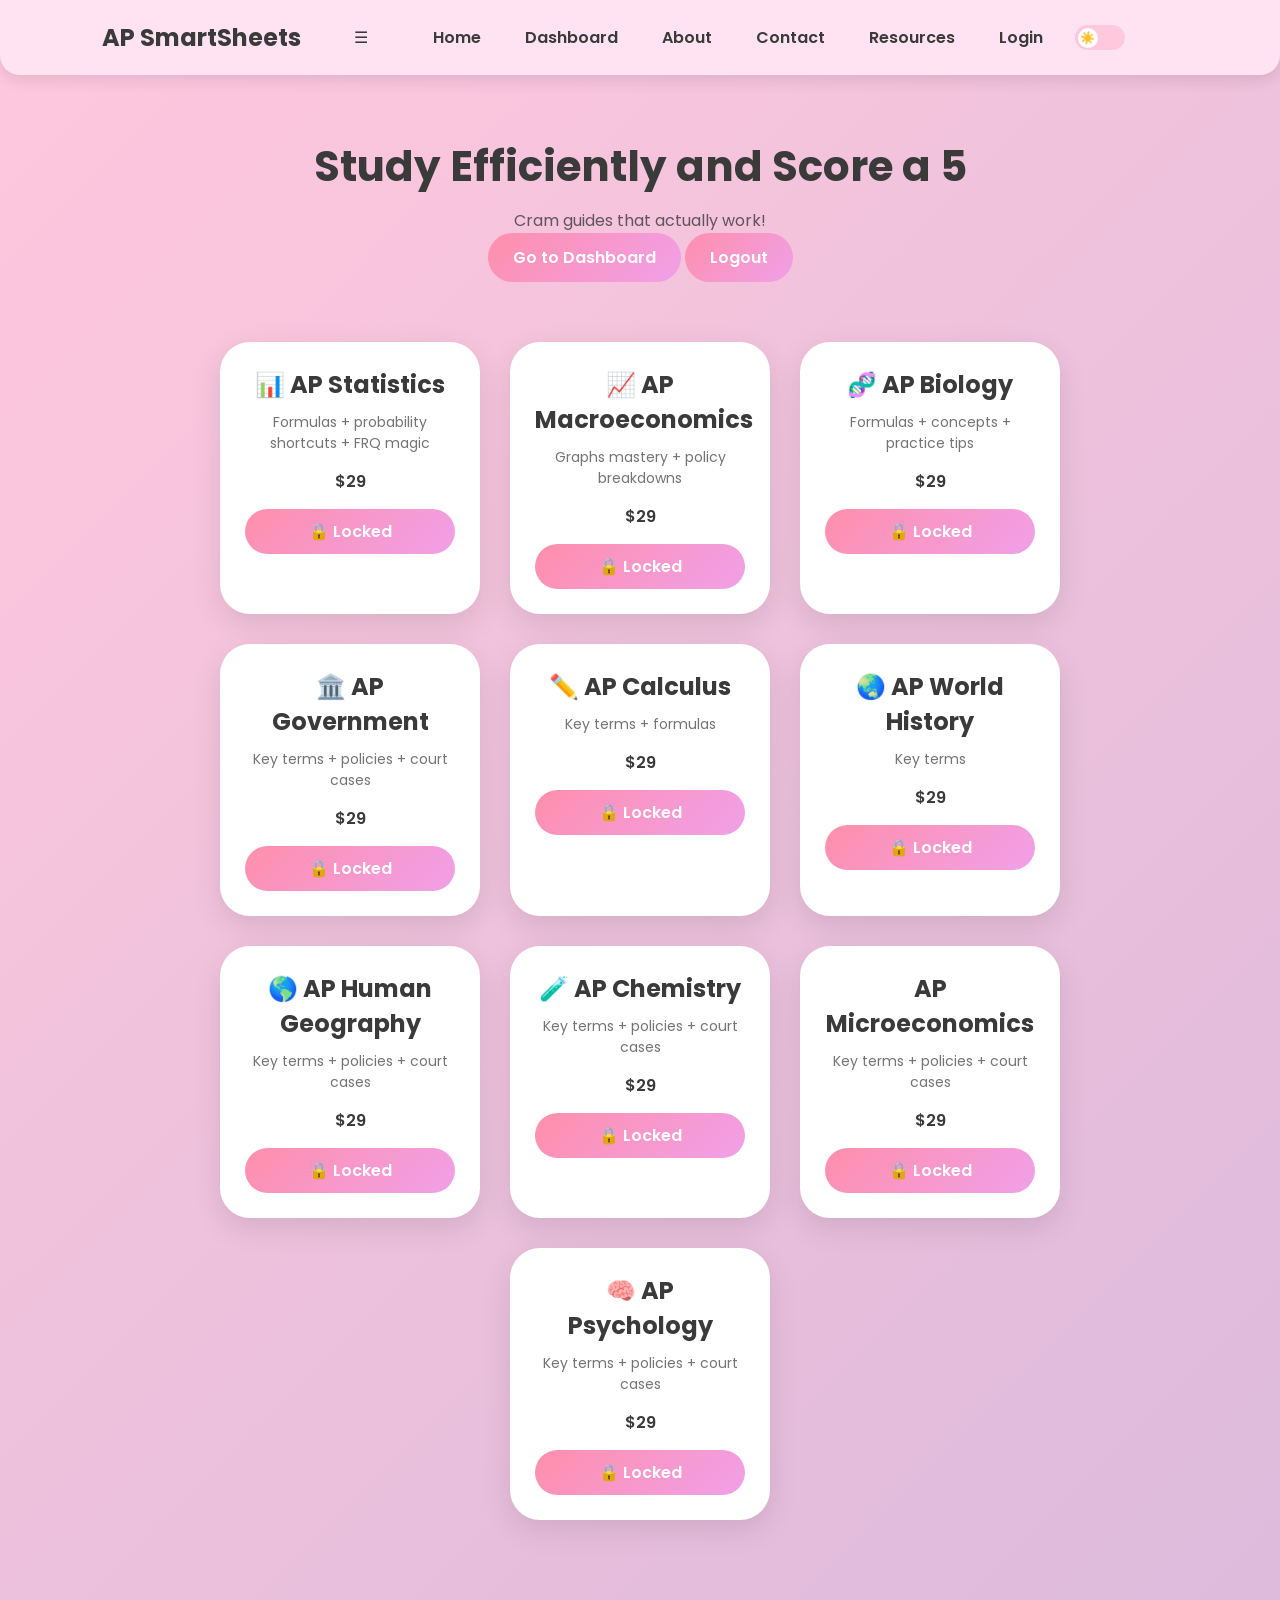
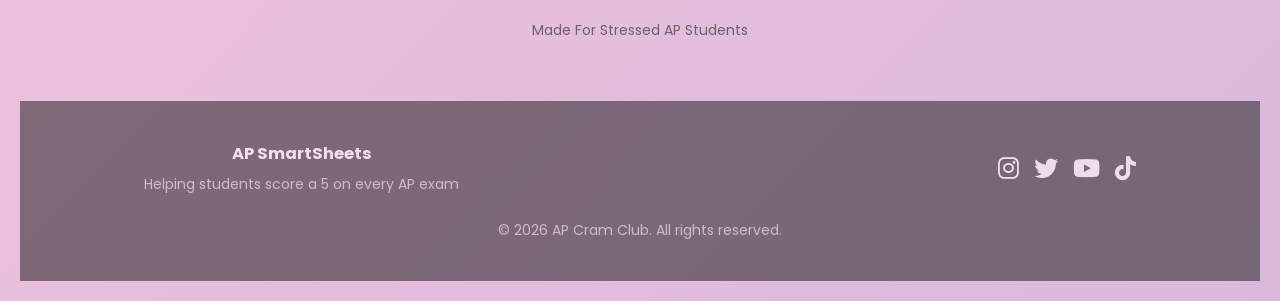
<file: index.html>
<!DOCTYPE html>
<html lang="en">
<head>
<meta charset="UTF-8">
<meta name="viewport" content="width=device-width, initial-scale=1.0">
<title>AP SmartSheets</title>
<link rel="stylesheet" href="style.css">
<link href="https://fonts.googleapis.com/css2?family=Poppins:wght@300;400;600;700&display=swap" rel="stylesheet">
<link
  rel="stylesheet"
  href="https://cdnjs.cloudflare.com/ajax/libs/font-awesome/6.4.0/css/all.min.css"
  integrity="sha512-papHhXuq8xFJfZlXhShqslZy2BvLGsT37MV8zpI3VxkR+ZcOoJ3eUc+g0dQK2aWmOQ/kZx4cL1I1k7tYqMf8xA=="
  crossorigin="anonymous"
  referrerpolicy="no-referrer"
/>
</head>
<body>

<!-- NAV -->
<nav class="nav-bar">
    <div class="logo">AP SmartSheets</div>
    <div class="nav-toggle" onclick="toggleNav()">☰</div>
    <ul class="nav-links" id="nav-links">
        <li><a href="index.html" class="active">Home</a></li>
        <li><a href="dashboard.html">Dashboard</a></li>
        <li><a href="about.html">About</a></li>
        <li><a href="contact.html">Contact</a></li>
        <li><a href="resources.html">Resources</a></li>
        <li><a href="login.html" id="login-link">Login</a></li>
        <div class="theme-switch">
    <input type="checkbox" id="darkToggle" onchange="toggleDarkMode()">
    <label for="darkToggle" class="slider"></label>
</div>
    </ul>
    <div id="user-greeting"></div>
</nav>

<section class="hero">
    <h1>Study Efficiently and Score a 5 </h1>
    <p>Cram guides that actually work!</p>
    <!-- Only one set of hero buttons -->
    <button class="go-dashboard-btn" onclick="goDashboard()">Go to Dashboard</button>
    <button id="logout-btn" onclick="logout()">Logout</button>
</section>


<section class="products">
    <div class="card">
        <h2>📊 AP Statistics</h2>
        <p>Formulas + probability shortcuts + FRQ magic</p>
        <div class="price">$29</div>
        <a href="guides/AP_Statistics_Cram_Guide.pdf" download>
           <button class="locked-btn" onclick="unlockGuide()">🔒 Locked</button>
        </a>
    </div>

    <div class="card">
        <h2>📈 AP Macroeconomics</h2>
        <p>Graphs mastery + policy breakdowns</p>
        <div class="price">$29</div>
        <a href="guides/AP_Macroeconomics_Cram_Guide.pdf" download>
            <button class="locked-btn" onclick="unlockGuide()">🔒 Locked</button>
        </a>
    </div>

    <div class="card">
        <h2>🧬 AP Biology</h2>
        <p>Formulas + concepts + practice tips</p>
        <div class="price">$29</div>
        <a href="guides/AP_Biology_Cram_Guide.pdf" download>
            <button class="locked-btn" onclick="unlockGuide()">🔒 Locked</button>
        </a>
    </div>

    <div class="card">
        <h2>🏛️ AP Government</h2>
        <p>Key terms + policies + court cases</p>
        <div class="price">$29</div>
        <a href="guides/AP_Government_Cram_Guide.pdf" download>
            <button class="locked-btn" onclick="unlockGuide()">🔒 Locked</button>
        </a>
    </div>

    <div class="card">
        <h2>✏️ AP Calculus</h2>
        <p>Key terms + formulas</p>
        <div class="price">$29</div>
        <a href="guides/AP_Government_Cram_Guide.pdf" download>
            <button class="locked-btn" onclick="unlockGuide()">🔒 Locked</button>
        </a>
    </div>

    <div class="card">
        <h2>🌏 AP World History</h2>
        <p>Key terms</p>
        <div class="price">$29</div>
        <a href="guides/AP_Government_Cram_Guide.pdf" download>
            <button class="locked-btn" onclick="unlockGuide()">🔒 Locked</button>
        </a>
    </div>

    <div class="card">
        <h2>🌎 AP Human Geography</h2>
        <p>Key terms + policies + court cases</p>
        <div class="price">$29</div>
        <a href="guides/AP_Government_Cram_Guide.pdf" download>
            <button class="locked-btn" onclick="unlockGuide()">🔒 Locked</button>
        </a>
    </div>

    <div class="card">
        <h2>🧪 AP Chemistry</h2>
        <p>Key terms + policies + court cases</p>
        <div class="price">$29</div>
        <a href="guides/AP_Government_Cram_Guide.pdf" download>
            <button class="locked-btn" onclick="unlockGuide()">🔒 Locked</button>
        </a>
    </div>

    <div class="card">
        <h2> AP Microeconomics</h2>
        <p>Key terms + policies + court cases</p>
        <div class="price">$29</div>
        <a href="guides/AP_Government_Cram_Guide.pdf" download>
            <button class="locked-btn" onclick="unlockGuide()">🔒 Locked</button>
        </a>
    </div>

    <div class="card">
        <h2>🧠 AP Psychology</h2>
        <p>Key terms + policies + court cases</p>
        <div class="price">$29</div>
        <a href="guides/AP_Government_Cram_Guide.pdf" download>
            <button class="locked-btn" onclick="unlockGuide()">🔒 Locked</button>
        </a>
    </div>
</section>


<footer>
    Made For Stressed AP Students
    <footer class="site-footer">

  <div class="footer-content">

    <div class="footer-left">
      <h3>AP SmartSheets</h3>
      <p>Helping students score a 5 on every AP exam </p>
    </div>

    <div class="footer-socials">
      <a href="#" target="_blank"><i class="fab fa-instagram"></i></a>
      <a href="#" target="_blank"><i class="fab fa-twitter"></i></a>
      <a href="#" target="_blank"><i class="fab fa-youtube"></i></a>
      <a href="#" target="_blank"><i class="fab fa-tiktok"></i></a>
    </div>

  </div>

  <p class="copyright">
    © 2026 AP Cram Club. All rights reserved.
  </p>


</footer>

<script src="script.js"></script>
<script>

let accessGranted = false
const ACCESS_CODE = "APSMART2026"

function unlockGuide(){

    if(accessGranted){
        window.location.href = "downloads.html"
        return
    }

    let code = prompt("Enter access code or purchase code")

    if(code === ACCESS_CODE){

        accessGranted = true

        alert("Access granted!")

        document.querySelectorAll(".locked-btn").forEach(btn=>{
            btn.innerHTML = "⬇ Download"
            btn.classList.remove("locked-btn")
            btn.classList.add("download-btn")
        })

    } else {

        alert("Incorrect code")

    }

}



</script>
</body>
</html>
</file>
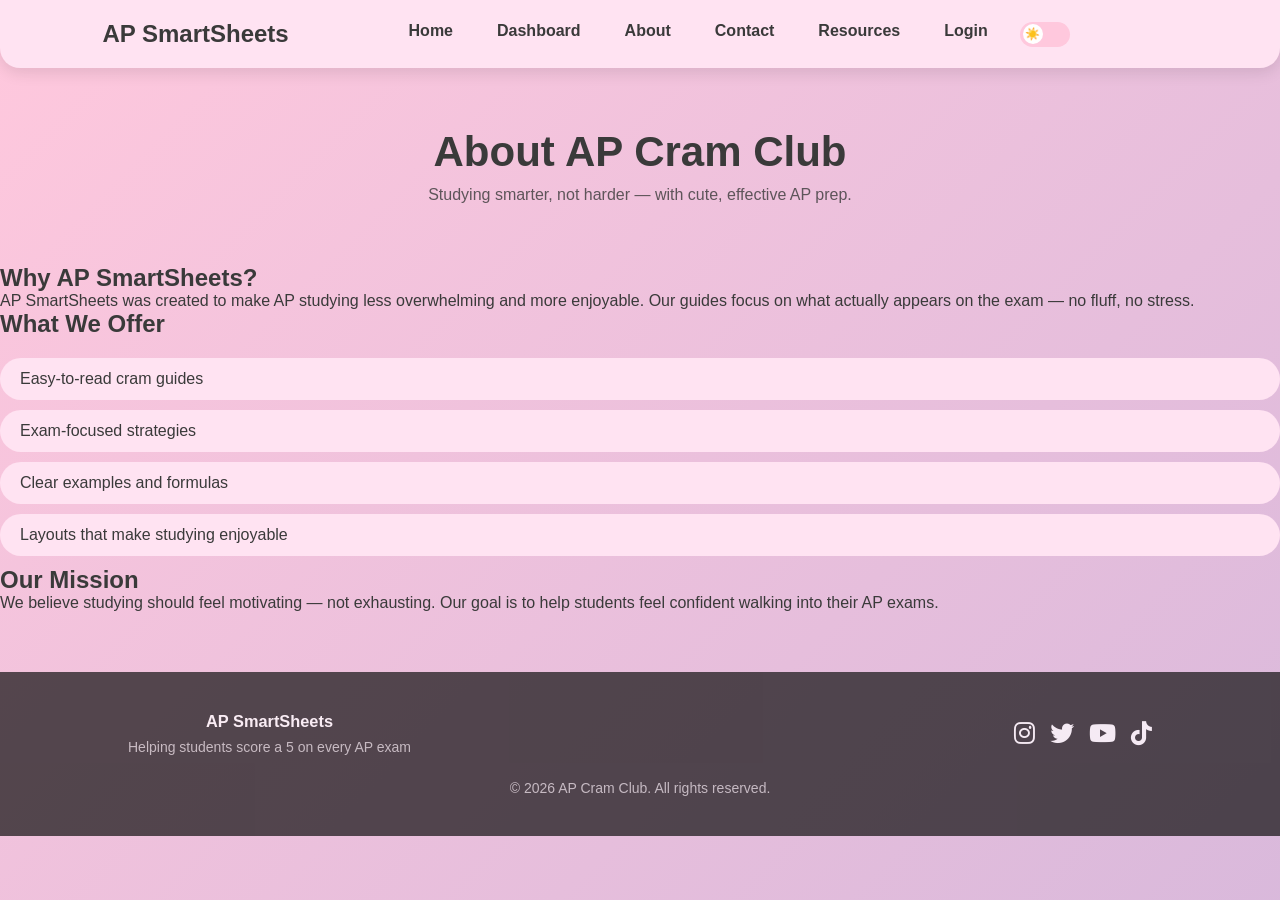
<file: about.html>
<!DOCTYPE html>
<html lang="en">
<head>
<meta charset="UTF-8">
<meta name="viewport" content="width=device-width, initial-scale=1.0">
<title>About – AP SmartSheets</title>
<link rel="stylesheet" href="style.css">
<link
  rel="stylesheet"
  href="https://cdnjs.cloudflare.com/ajax/libs/font-awesome/6.4.0/css/all.min.css"
  integrity="sha512-papHhXuq8xFJfZlXhShqslZy2BvLGsT37MV8zpI3VxkR+ZcOoJ3eUc+g0dQK2aWmOQ/kZx4cL1I1k7tYqMf8xA=="
  crossorigin="anonymous"
  referrerpolicy="no-referrer"
/>
</head>
<body>

<!-- NAV -->
<nav class="nav-bar">
    <div class="logo">AP SmartSheets</div>
    <ul class="nav-links" id="nav-links">
        <li><a href="index.html">Home</a></li>
        <li><a href="dashboard.html">Dashboard</a></li>
        <li><a href="about.html">About</a></li>
        <li><a href="contact.html">Contact</a></li>
        <li><a href="resources.html">Resources</a></li>
        <li><a href="login.html" id="login-link">Login</a></li>
        <div class="theme-switch">
    <input type="checkbox" id="darkToggle" onchange="toggleDarkMode()">
    <label for="darkToggle" class="slider"></label>
</div>
    </ul>
    <div id="user-greeting"></div>
</nav>

<section class="hero">
    <h1>About AP Cram Club </h1>
    <p>Studying smarter, not harder — with cute, effective AP prep.</p>
</section>

<section class="content">
    <h2>Why AP SmartSheets?</h2>
    <p>
        AP SmartSheets was created to make AP studying less overwhelming and more enjoyable.
        Our guides focus on what actually appears on the exam — no fluff, no stress.
    </p>

    <h2>What We Offer</h2>
    <ul class="about-list">
        <li>Easy-to-read cram guides</li>
        <li>Exam-focused strategies</li>
        <li>Clear examples and formulas</li>
        <li>Layouts that make studying enjoyable</li>
    </ul>

    <h2>Our Mission</h2>
    <p>
        We believe studying should feel motivating — not exhausting.
        Our goal is to help students feel confident walking into their AP exams.
    </p>
</section>

<footer class="site-footer">

  <div class="footer-content">

    <div class="footer-left">
      <h3>AP SmartSheets</h3>
      <p>Helping students score a 5 on every AP exam </p>
    </div>

    <div class="footer-socials">
      <a href="#" target="_blank"><i class="fab fa-instagram"></i></a>
      <a href="#" target="_blank"><i class="fab fa-twitter"></i></a>
      <a href="#" target="_blank"><i class="fab fa-youtube"></i></a>
      <a href="#" target="_blank"><i class="fab fa-tiktok"></i></a>
    </div>

  </div>

  <p class="copyright">
    © 2026 AP Cram Club. All rights reserved.
  </p>


</footer>

<script>
function goDashboard() {
    if (localStorage.getItem("userEmail")) {
        window.location.href = "dashboard.html";
    } else {
        window.location.href = "login.html";
    }
}
</script>
<script src="script.js"></script>
</body>
</html>
</file>
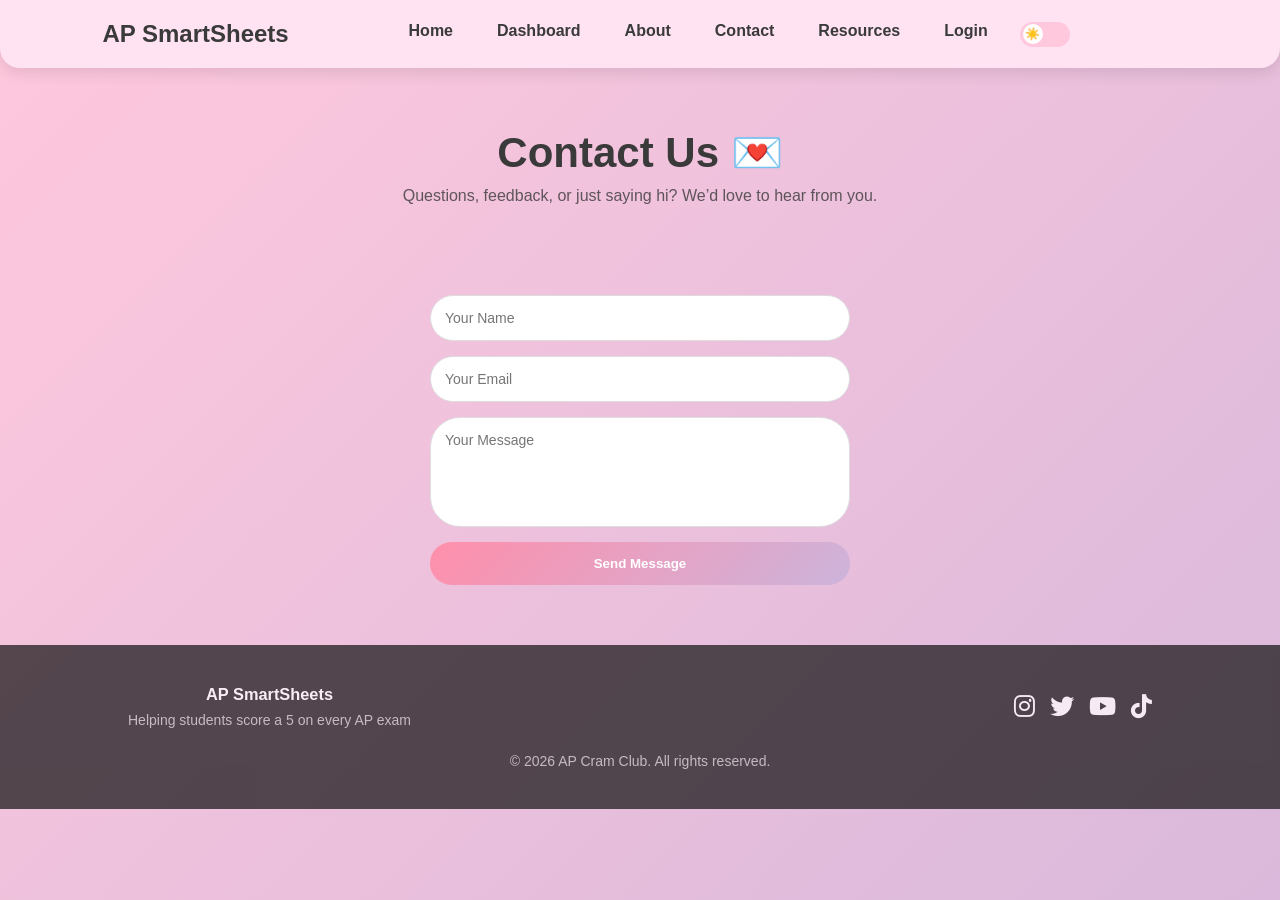
<file: contact.html>
<!DOCTYPE html>
<html lang="en">
<head>
<meta charset="UTF-8">
<meta name="viewport" content="width=device-width, initial-scale=1.0">
<title>Contact – AP SmartSheets</title>
<link rel="stylesheet" href="style.css">
<link
  rel="stylesheet"
  href="https://cdnjs.cloudflare.com/ajax/libs/font-awesome/6.4.0/css/all.min.css"
  integrity="sha512-papHhXuq8xFJfZlXhShqslZy2BvLGsT37MV8zpI3VxkR+ZcOoJ3eUc+g0dQK2aWmOQ/kZx4cL1I1k7tYqMf8xA=="
  crossorigin="anonymous"
  referrerpolicy="no-referrer"
/>
</head>
<body>

<!-- NAVIGATION -->
<nav class="nav-bar">
    <div class="logo">AP SmartSheets</div>
    <ul class="nav-links" id="nav-links">
        <li><a href="index.html">Home</a></li>
        <li><a href="dashboard.html">Dashboard</a></li>
        <li><a href="about.html">About</a></li>
        <li><a href="contact.html">Contact</a></li>
        <li><a href="resources.html">Resources</a></li>
        <li><a href="login.html" id="login-link">Login</a></li>
        <div class="theme-switch">
    <input type="checkbox" id="darkToggle" onchange="toggleDarkMode()">
    <label for="darkToggle" class="slider"></label>
</div>
    </ul>
    <div id="user-greeting"></div>
</nav>

<!-- HERO -->
<section class="hero">
    <h1>Contact Us 💌</h1>
    <p>Questions, feedback, or just saying hi? We’d love to hear from you.</p>
</section>

<!-- CONTACT FORM -->
<section class="content">
    <form id="contact-form" class="contact-form">
        <input type="text" id="name" placeholder="Your Name " required>
        <input type="email" id="email" placeholder="Your Email " required>
        <textarea id="message" rows="5" placeholder="Your Message " required></textarea>
        <button type="submit">Send Message</button>
    </form>

    <p id="success-msg" class="success-msg">Message sent! 💕 We’ll get back to you soon.</p>
</section>

<footer class="site-footer">

  <div class="footer-content">

    <div class="footer-left">
      <h3>AP SmartSheets</h3>
      <p>Helping students score a 5 on every AP exam </p>
    </div>

    <div class="footer-socials">
      <a href="#" target="_blank"><i class="fab fa-instagram"></i></a>
      <a href="#" target="_blank"><i class="fab fa-twitter"></i></a>
      <a href="#" target="_blank"><i class="fab fa-youtube"></i></a>
      <a href="#" target="_blank"><i class="fab fa-tiktok"></i></a>
    </div>

  </div>

  <p class="copyright">
    © 2026 AP Cram Club. All rights reserved.
  </p>


</footer>

<script>
const form = document.getElementById("contact-form");
const successMsg = document.getElementById("success-msg");

form.addEventListener("submit", function(e) {
    e.preventDefault();
    successMsg.style.display = "block";
    form.reset();
});
</script>
<script>
function goDashboard() {
    if (localStorage.getItem("userEmail")) {
        window.location.href = "dashboard.html";
    } else {
        window.location.href = "login.html";
    }
}
</script>
<script src="script.js"></script>
</body>
</html>
</file>
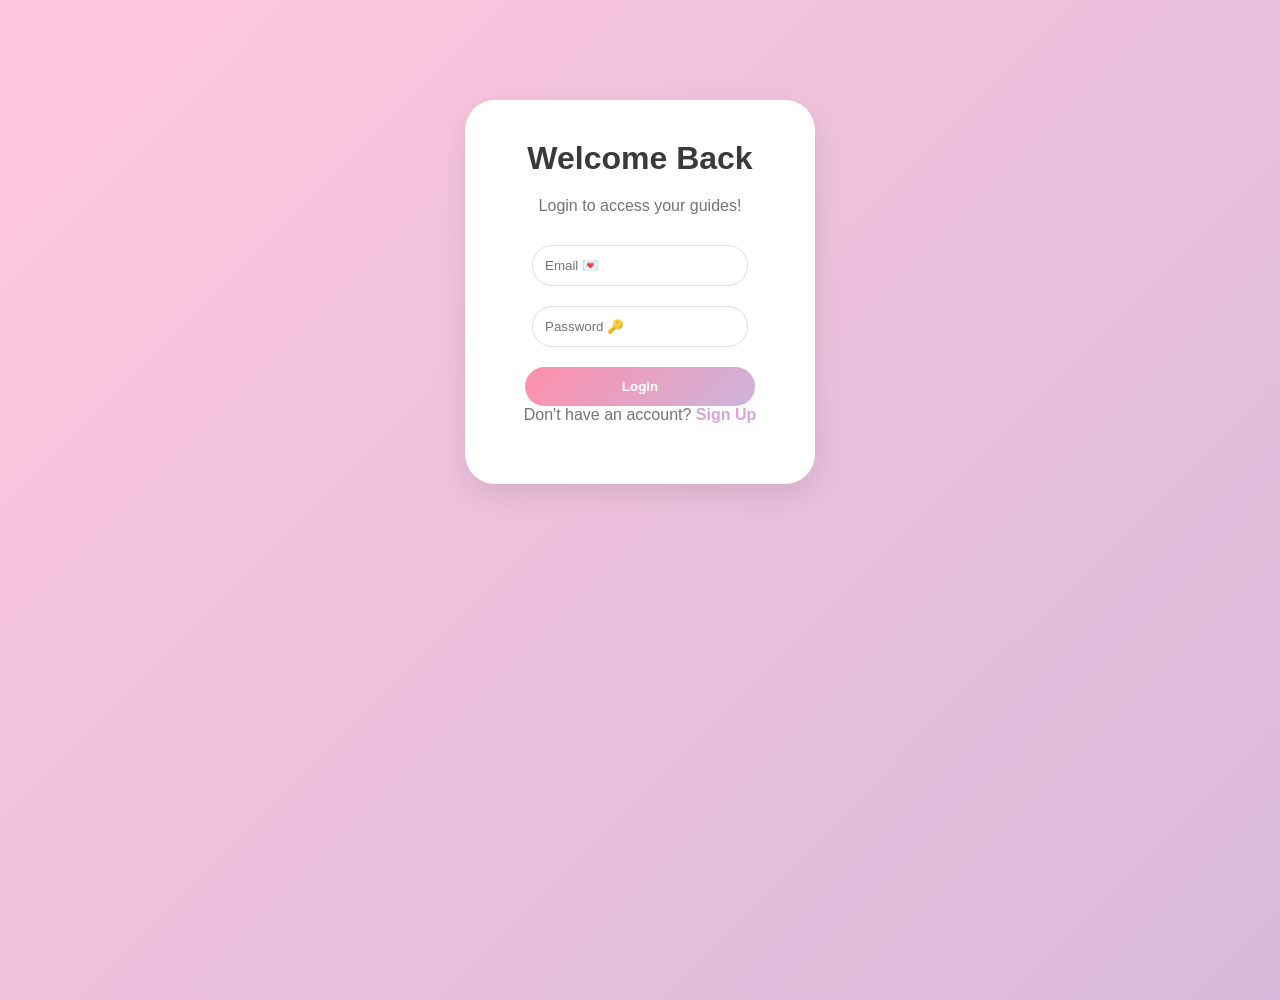
<file: dashboard.html>
<!DOCTYPE html>
<html lang="en">
<head>
<meta charset="UTF-8">
<meta name="viewport" content="width=device-width, initial-scale=1.0">
<title>Dashboard - AP SmartSheets</title>
<link rel="stylesheet" href="style.css">
<link
  rel="stylesheet"
  href="https://cdnjs.cloudflare.com/ajax/libs/font-awesome/6.4.0/css/all.min.css"
  integrity="sha512-papHhXuq8xFJfZlXhShqslZy2BvLGsT37MV8zpI3VxkR+ZcOoJ3eUc+g0dQK2aWmOQ/kZx4cL1I1k7tYqMf8xA=="
  crossorigin="anonymous"
  referrerpolicy="no-referrer"
/>
</head>
<body>

<!-- NAV -->
<nav class="nav-bar">
    <div class="logo">AP SmartSheets</div>
    <div class="nav-toggle" onclick="toggleNav()">☰</div>
    <ul class="nav-links" id="nav-links">
        <li><a href="index.html" class="active">Home</a></li>
        <li><a href="dashboard.html">Dashboard</a></li>
        <li><a href="about.html">About</a></li>
        <li><a href="contact.html">Contact</a></li>
        <li><a href="resources.html">Resources</a></li>
        <li><a href="login.html" id="login-link">Login</a></li>
        <div class="theme-switch">
    <input type="checkbox" id="darkToggle" onchange="toggleDarkMode()">
    <label for="darkToggle" class="slider"></label>
</div>
    </ul>
    <div id="user-greeting"></div>
</nav>

<!-- HERO -->
<section class="hero">
    <h1>Study Efficiently and Score a 5</h1>
    <p>Cram guides that actually work!</p>
    <!-- Hero buttons -->
    <button class="go-dashboard-btn" onclick="goDashboard()">Go to Dashboard</button>
    <button id="logout-btn" onclick="logout()">Logout</button>
</section>

<!-- Progress Cards Container -->
<section class="progress-cards">
    <div class="card">
        <h2>Your Progress</h2>
        <p>AP Biology</p>
        <progress value="20" max="100"></progress>
    </div>

    <div class="card">
        <h2>Your Progress</h2>
        <p>AP Statistics</p>
        <progress value="60" max="100"></progress>
    </div>

    <div class="card">
        <h2>Your Progress</h2>
        <p>AP Macroeconomics</p>
        <progress value="40" max="100"></progress>
    </div>

    <div class="card">
        <h2>Your Progress</h2>
        <p>AP Government</p>
        <progress value="80" max="100"></progress>
    </div>
</section>

<p id="countdown"></p>

<section class="hero">
    <h1 id="welcome-text">Welcome </h1>
    <p>Your study guides are ready!</p>
</section>

<section class="products">
    <div class="card">
        <h2>📊 AP Statistics</h2>
        <p>Your full cram guide</p>
        <button onclick="downloadGuide('stats')">Download</button>
    </div>

    <div class="card">
        <h2>📈 AP Macroeconomics</h2>
        <p>Your full cram guide</p>
        <button onclick="downloadGuide('macro')">Download</button>
    </div>
</section>

<footer class="site-footer">

  <div class="footer-content">

    <div class="footer-left">
      <h3>AP SmartSheets</h3>
      <p>Helping students score a 5 on every AP exam </p>
    </div>

    <div class="footer-socials">
      <a href="#" target="_blank"><i class="fab fa-instagram"></i></a>
      <a href="#" target="_blank"><i class="fab fa-twitter"></i></a>
      <a href="#" target="_blank"><i class="fab fa-youtube"></i></a>
      <a href="#" target="_blank"><i class="fab fa-tiktok"></i></a>
    </div>

  </div>

  <p class="copyright">
    © 2026 AP Cram Club. All rights reserved.
  </p>


</footer>

<script src="script.js"></script>
<script>
/* Protect dashboard if not logged in */
const userEmail = localStorage.getItem("userEmail");
if (!userEmail) {
    window.location.href = "login.html";
} else {
    document.getElementById("welcome-text").innerText =
        "Welcome, " + userEmail + " 💖";
}
</script>
</body>
</html>
</file>
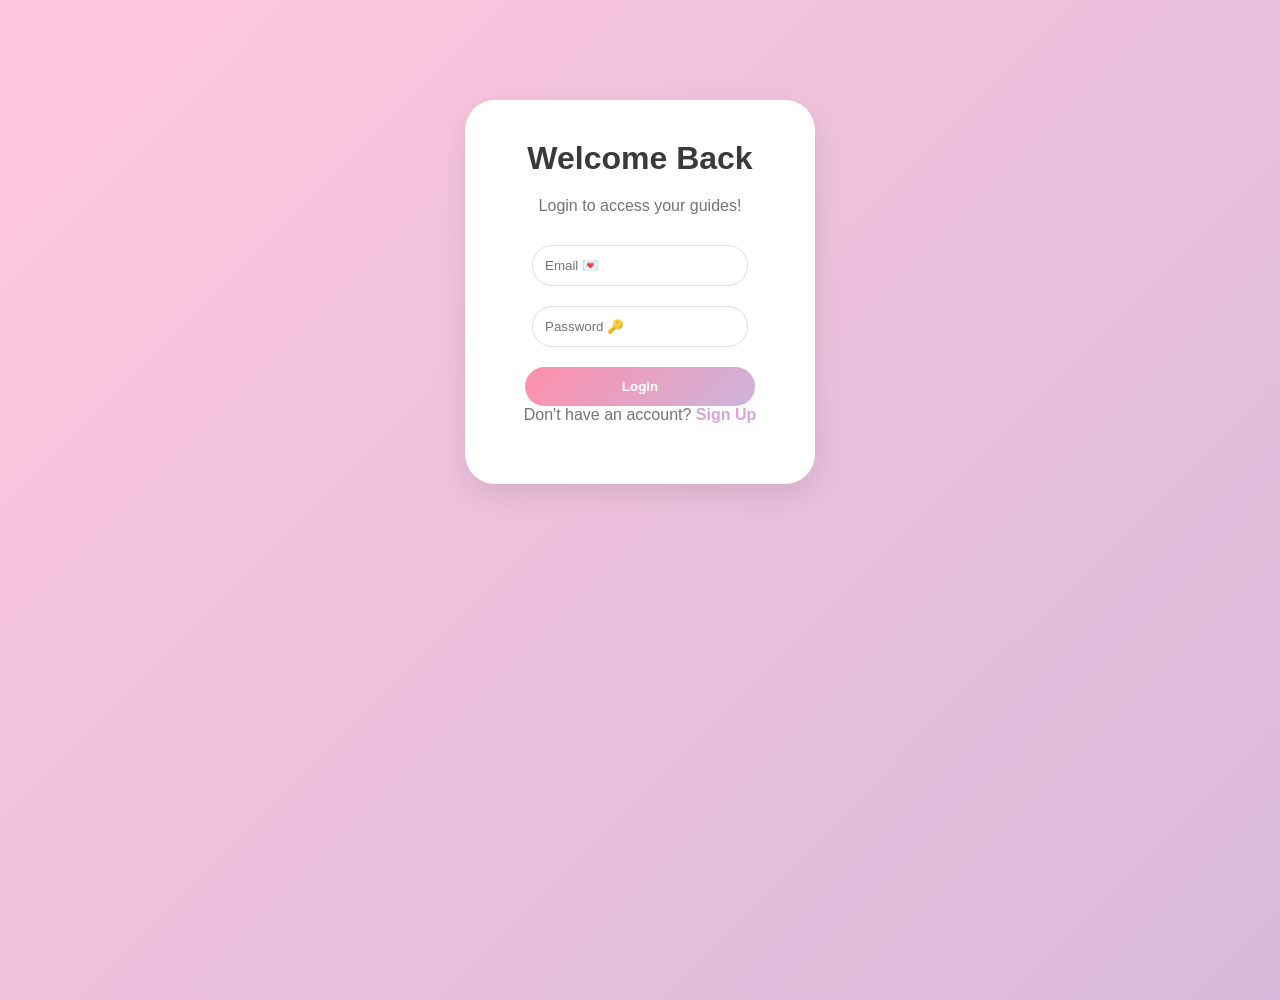
<file: login.html>
<!DOCTYPE html>
<html lang="en">
<head>
<meta charset="UTF-8">
<meta name="viewport" content="width=device-width, initial-scale=1.0">
<title>Login - AP SmartSheets</title>
<link rel="stylesheet" href="style.css">
</head>
<body>

<div class="login-container">
    <h1>Welcome Back </h1>
    <p>Login to access your guides!</p>
    <input type="email" id="login-email" placeholder="Email 💌">
    <input type="password" id="login-password" placeholder="Password 🔑">
    <button onclick="login()">Login</button>
    <p>Don't have an account? <a href="signup.html">Sign Up</a></p>
</div>

<script>
function login() {
    const email = document.getElementById("login-email").value;
    const password = document.getElementById("login-password").value;

    const storedEmail = localStorage.getItem("userEmail");
    const storedPassword = localStorage.getItem("userPassword");

    if(email === storedEmail && password === storedPassword) {
        alert("Login successful 💖");
        window.location.href = "index.html";
    } else {
        alert("Invalid email or password ❌");
    }
}
</script>
<script src="script.js"></script>
</body>
</html>
</file>
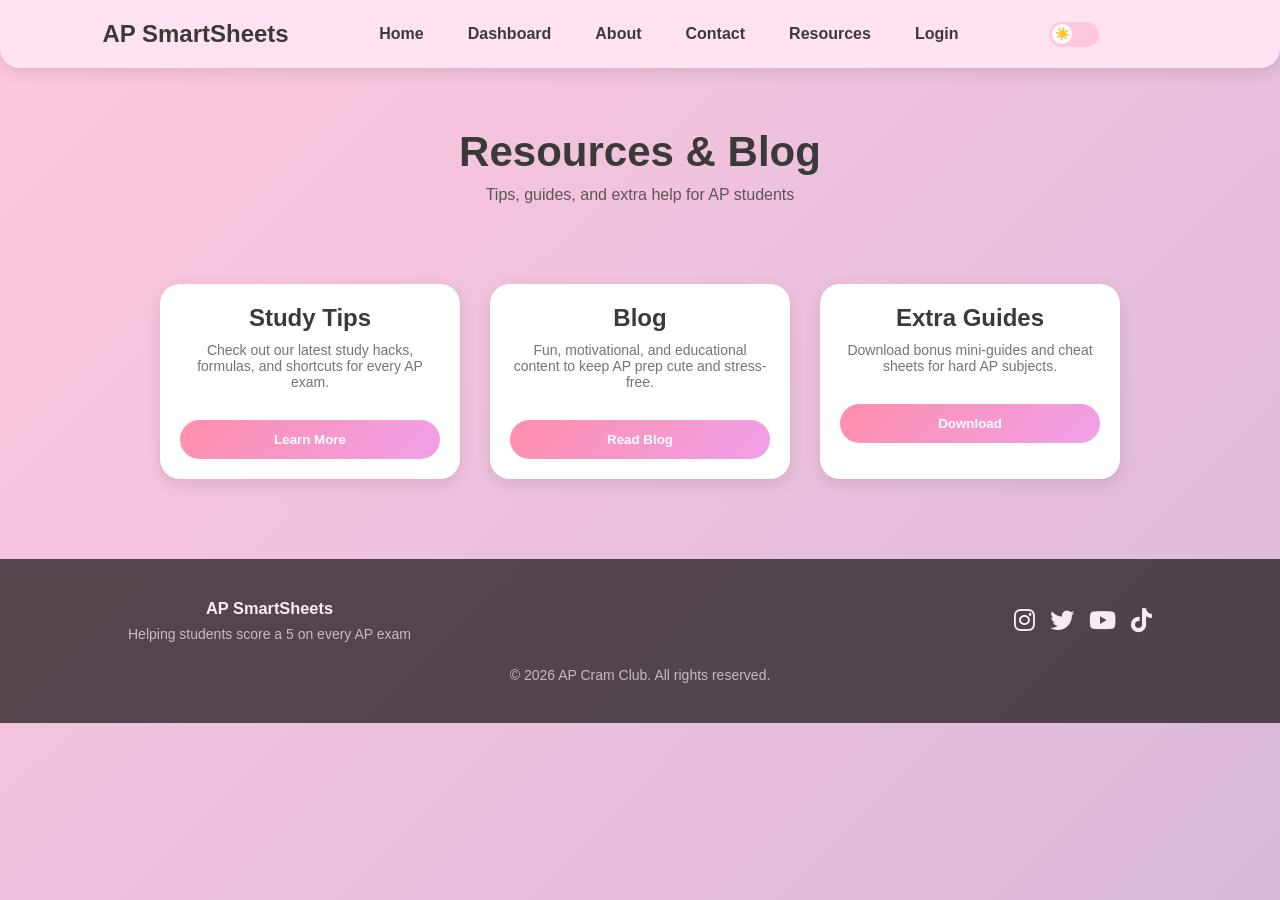
<file: resources.html>
<!DOCTYPE html>
<html lang="en">
<head>
<meta charset="UTF-8">
<meta name="viewport" content="width=device-width, initial-scale=1.0">
<title>Resources – AP SmartSheets</title>
<link rel="stylesheet" href="style.css">
<link
  rel="stylesheet"
  href="https://cdnjs.cloudflare.com/ajax/libs/font-awesome/6.4.0/css/all.min.css"
  integrity="sha512-papHhXuq8xFJfZlXhShqslZy2BvLGsT37MV8zpI3VxkR+ZcOoJ3eUc+g0dQK2aWmOQ/kZx4cL1I1k7tYqMf8xA=="
  crossorigin="anonymous"
  referrerpolicy="no-referrer"
/>
</head>
<body>

<!-- NAVIGATION -->
<nav class="nav-bar">
    <div class="logo">AP SmartSheets</div>
    <ul class="nav-links" id="nav-links">
        <li><a href="index.html">Home</a></li>
        <li><a href="dashboard.html">Dashboard</a></li>
        <li><a href="about.html">About</a></li>
        <li><a href="contact.html">Contact</a></li>
        <li><a href="resources.html" class="active">Resources</a></li>
        <li><a href="login.html" id="login-link">Login</a></li>
    </ul>
    <div class="theme-switch">
    <input type="checkbox" id="darkToggle" onchange="toggleDarkMode()">
    <label for="darkToggle" class="slider"></label>
</div>
    </ul>
    <div id="user-greeting"></div>
</nav>

<!-- HERO SECTION -->
<section class="hero">
    <h1>Resources & Blog </h1>
    <p>Tips, guides, and extra help for AP students </p>
</section>

<!-- RESOURCES CONTENT -->
<section class="content">
    <div class="resources-cards">
        <div class="card">
            <h2>Study Tips</h2>
            <p>Check out our latest study hacks, formulas, and shortcuts for every AP exam.</p>
            <a href="resources/study-tips.html"><button>Learn More</button></a>
        </div>

        <div class="card">
            <h2>Blog</h2>
            <p>Fun, motivational, and educational content to keep AP prep cute and stress-free.</p>
            <a href="resources/blog.html"><button>Read Blog</button></a>
        </div>

        <div class="card">
            <h2>Extra Guides</h2>
            <p>Download bonus mini-guides and cheat sheets for hard AP subjects.</p>
            <a href="resources/extra-guides.html"><button>Download</button></a>
        </div>
    </div>
</section>

<script src="script.js"></script>
<script>
// User login logic
function updateUserNav() {
    const userEmail = localStorage.getItem("userEmail");
    const userGreeting = document.getElementById("user-greeting");
    const loginLink = document.getElementById("login-link");

    if (userEmail && userGreeting) {
        userGreeting.innerText = `Hi, ${userEmail} 💕`;
        userGreeting.style.fontWeight = "600";
        userGreeting.style.marginLeft = "15px";
    }

    if (userEmail && loginLink) loginLink.style.display = "none";
}

// Dark mode toggle
function toggleDarkMode() {
    document.body.classList.toggle("dark-mode");
    localStorage.setItem("darkMode", document.body.classList.contains("dark-mode"));
}

// Load user and dark mode on page load
window.addEventListener("DOMContentLoaded", () => {
    updateUserNav();
    if (localStorage.getItem("darkMode") === "true") {
        document.body.classList.add("dark-mode");
    }
});
</script>

<footer class="site-footer">

  <div class="footer-content">

    <div class="footer-left">
      <h3>AP SmartSheets</h3>
      <p>Helping students score a 5 on every AP exam </p>
    </div>

    <div class="footer-socials">
      <a href="#" target="_blank"><i class="fab fa-instagram"></i></a>
      <a href="#" target="_blank"><i class="fab fa-twitter"></i></a>
      <a href="#" target="_blank"><i class="fab fa-youtube"></i></a>
      <a href="#" target="_blank"><i class="fab fa-tiktok"></i></a>
    </div>

  </div>

  <p class="copyright">
    © 2026 AP Cram Club. All rights reserved.
  </p>


</footer>

</body>
</html>
</file>
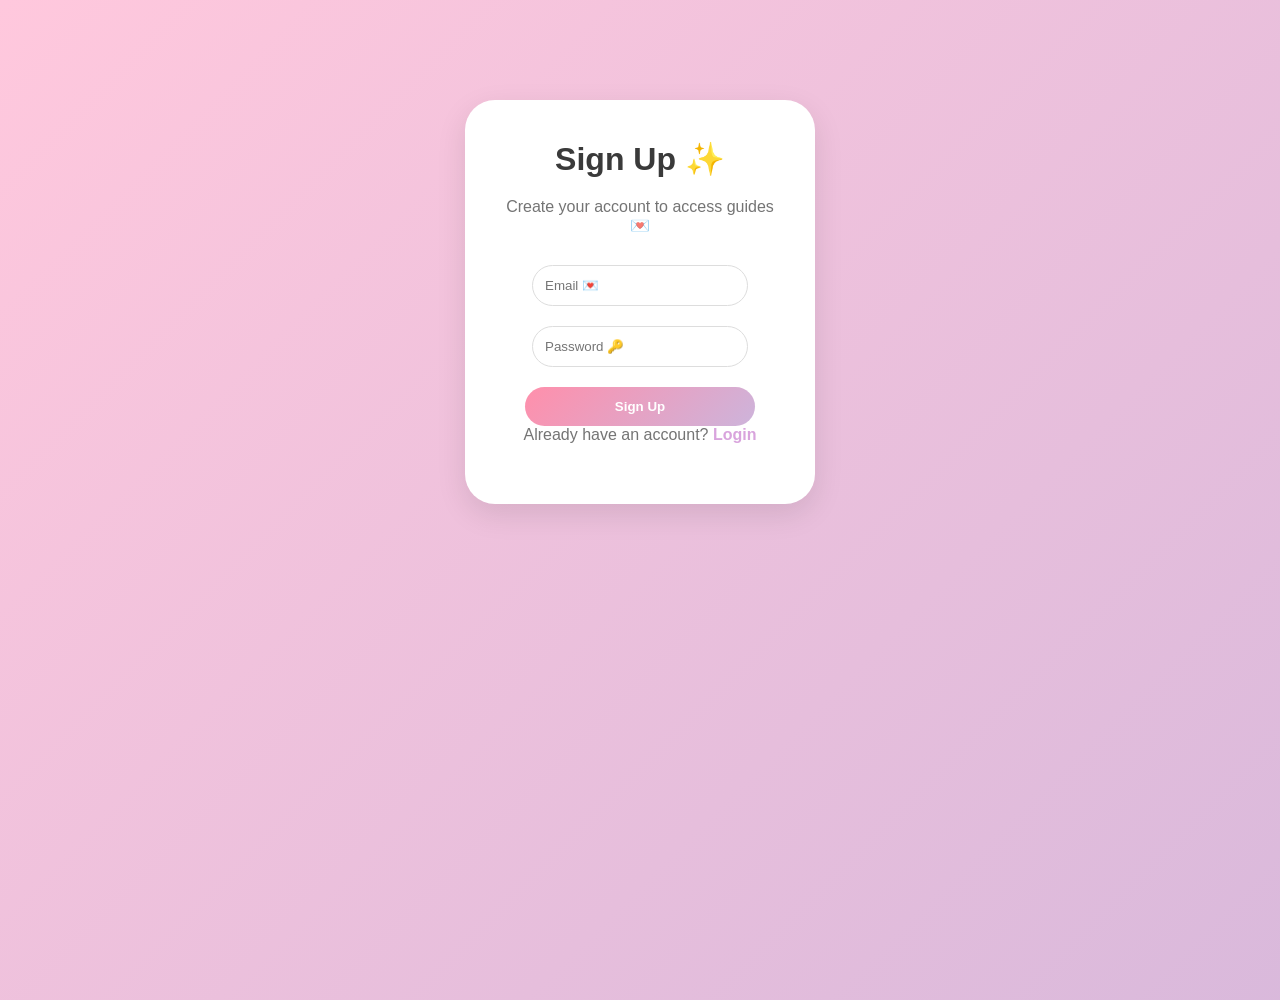
<file: signup.html>
<!DOCTYPE html>
<html lang="en">
<head>
<meta charset="UTF-8">
<meta name="viewport" content="width=device-width, initial-scale=1.0">
<title>Sign Up - AP SmartSheets</title>
<link rel="stylesheet" href="style.css">
</head>
<body>

<div class="login-container">
    <h1>Sign Up ✨</h1>
    <p>Create your account to access guides 💌</p>
    <input type="email" id="signup-email" placeholder="Email 💌">
    <input type="password" id="signup-password" placeholder="Password 🔑">
    <button onclick="signup()">Sign Up</button>
    <p>Already have an account? <a href="login.html">Login</a></p>
</div>

<script>
function signup() {
    const email = document.getElementById("signup-email").value;
    const password = document.getElementById("signup-password").value;

    if(!email || !password) {
        alert("Please fill in all fields ❌");
        return;
    }

    // Save user in localStorage
    localStorage.setItem("userEmail", email);
    localStorage.setItem("userPassword", password);

    alert("Sign up successful! 💖 Please login now.");
    window.location.href = "login.html";
}
</script>
<script src="script.js"></script>
</body>
</html>
</file>
<file: style.css>
* {
    margin: 0;
    padding: 0;
    box-sizing: border-box;
    font-family: 'Poppins', sans-serif;
}

body {
    background: linear-gradient(-45deg, #f2cddd, #f39cdd, #cdb4db, #ffc8dd);
    background-size: 400% 400%;
    animation: gradientMove 12s ease infinite;
    min-height: 100vh;
    color: #3a3a3a;
}

@keyframes gradientMove {
    0% { background-position: 0% 50%; }
    50% { background-position: 100% 50%; }
    100% { background-position: 0% 50%; }
}

/* NAV */
nav {
    display: flex;
    justify-content: center;
    align-items: center;
    padding: 25px;
}

.logo {
    font-weight: 700;
    font-size: 22px;
}


.nav-bar {
    display: flex;
    justify-content: space-between;
    align-items: center;
    padding: 20px 8%;
    background: #ffe3f2;
    border-radius: 0 0 20px 20px;
    box-shadow: 0 5px 15px rgba(0,0,0,0.1);
}

.nav-bar .logo {
    font-weight: 700;
    font-size: 24px;
}

.nav-links {
    list-style: none;
    display: flex;
    gap: 20px;
}

.nav-links li a {
    text-decoration: none;
    color: #3a3a3a;
    font-weight: 600;
    padding: 8px 12px;
    border-radius: 20px;
    transition: 0.3s;
}

.nav-links li a:hover {
    background: linear-gradient(135deg, #ff8fab, #cdb4db);
    color: white;
}

/* HERO */
.hero {
    text-align: center;
    padding: 60px 10%;
}

.hero h1 {
    font-size: 42px;
    margin-bottom: 10px;
}

.hero p {
    opacity: 0.8;
}

/* PRODUCTS */
.products {
    display: flex;
    justify-content: center;
    gap: 30px;
    flex-wrap: wrap;
    padding: 0 10% 80px;
}

.card {
    background: white;
    padding: 25px;
    width: 260px;
    border-radius: 30px;
    box-shadow: 0 10px 30px rgba(0,0,0,0.1);
    transition: 0.3s ease;
    text-align: center;
}

.card:hover {
    transform: translateY(-8px);
}

.card h2 {
    margin-bottom: 10px;
}

.card p {
    font-size: 14px;
    opacity: 0.7;
    margin-bottom: 15px;
}

.price {
    font-weight: 600;
    margin-bottom: 15px;
}

.card button {
    background: linear-gradient(135deg, #ff8fab, #f0a0e9);
    border: none;
    padding: 10px;
    width: 100%;
    border-radius: 50px;
    color: white;
    font-weight: 600;
    cursor: pointer;
    transition: 0.3s;
}

.card button:hover {
    opacity: 0.85;
}

/* FOOTER */
footer {
    text-align: center;
    padding: 20px;
    font-size: 14px;
    opacity: 0.7;
}

/* LOGIN & SIGNUP STYLING */
.login-container {
    background: white;
    max-width: 350px;
    margin: 100px auto;
    padding: 40px;
    border-radius: 30px;
    box-shadow: 0 10px 30px rgba(0,0,0,0.1);
    text-align: center;
}

.login-container h1 {
    margin-bottom: 20px;
}

.login-container p {
    opacity: 0.7;
    margin-bottom: 20px;
}

.login-container input {
    width: 80%;
    padding: 12px;
    margin: 10px 0;
    border-radius: 50px;
    border: 1px solid #ddd;
    outline: none;
}

.login-container button {
    width: 85%;
    padding: 12px;
    border-radius: 50px;
    border: none;
    background: linear-gradient(135deg, #ff8fab, #cdb4db);
    color: white;
    font-weight: 600;
    cursor: pointer;
    margin-top: 10px;
}

.login-container button:hover {
    opacity: 0.85;
}

.login-container a {
    color: #c97ed0;
    text-decoration: none;
    font-weight: 600;
}

/* CONTACT PAGE */
.contact-form {
    max-width: 420px;
    margin: 30px auto;
    display: flex;
    flex-direction: column;
    gap: 15px;
}

.contact-form input,
.contact-form textarea {
    padding: 14px;
    border-radius: 30px;
    border: 1px solid #ddd;
    outline: none;
    font-size: 14px;
}

.contact-form textarea {
    resize: none;
}

.contact-form button {
    padding: 14px;
    border-radius: 50px;
    border: none;
    background: linear-gradient(135deg, #ff8fab, #cdb4db);
    color: white;
    font-weight: 600;
    cursor: pointer;
    transition: 0.3s;
}

.contact-form button:hover {
    opacity: 0.85;
}

.success-msg {
    display: none;
    text-align: center;
    margin-top: 20px;
    color: #7a3ea1;
    font-weight: 600;
}

/* ABOUT PAGE */

.about-list {
    list-style: none;
    padding: 0;
    margin-top: 20px;
}

.about-list li {
    background: #ffe3f2;
    margin: 10px 0;
    padding: 12px 20px;
    border-radius: 30px;
    font-weight: 500;
}

/* PAGE TRANSITIONS */
body {
    opacity: 0;
    transition: opacity 0.6s ease-in-out;
}

body.loaded {
    opacity: 1;
}

/* MOBILE NAV */
@media screen and (max-width: 768px) {
    .nav-bar {
        flex-direction: column;
        align-items: flex-start;
        padding: 15px;
    }

    .nav-links {
        flex-direction: column;
        width: 100%;
        display: none; /* hidden by default */
    }

    .nav-links li {
        width: 100%;
        margin: 8px 0;
    }

    .nav-toggle {
        display: block;
        cursor: pointer;
        margin-left: auto;
        font-size: 24px;
        padding: 10px;
    }

    .nav-links.show {
        display: flex;
    }
}

/* Styled Dashboard & Logout Buttons */
button#logout-btn,
button.go-dashboard-btn {
    background: linear-gradient(135deg, #ff8fab, #f0a0e9);
    border: none;
    padding: 12px 25px;
    border-radius: 50px;
    color: white;
    font-weight: 600;
    cursor: pointer;
    transition: 0.3s;
    font-size: 16px;
}

button#logout-btn:hover,
button.go-dashboard-btn:hover {
    opacity: 0.85;
}

/* DARK MODE FULL UPGRADE */
.dark-mode {
    background: linear-gradient(-45deg, #1a1a2e, #16213e, #0f3460);
    color: white;
}

/* Make all text white */
.dark-mode h1,
.dark-mode h2,
.dark-mode h3,
.dark-mode p,
.dark-mode a,
.dark-mode li,
.dark-mode label {
    color: white;
}

/* Nav */
.dark-mode .nav-bar {
    background: #1f1f2e;
}

/* Cards */
.dark-mode .card {
    background: #222;
    color: white;
    box-shadow: 0 10px 25px rgba(0,0,0,0.6);
}

/* HERO text */
.dark-mode .hero p {
    opacity: 0.9;
}

/* Buttons become lighter + glow */
.dark-mode button,
.dark-mode .card button,
.dark-mode .go-dashboard-btn,
.dark-mode #logout-btn {
    background: linear-gradient(135deg, #ffb3c6, #e0aaff);
    color: #1a1a2e;
    box-shadow: 0 0 15px rgba(255, 179, 198, 0.6);
}

.dark-mode button:hover {
    opacity: 0.9;
    transform: translateY(-2px);
}

.dark-mode .nav-bar button {
    box-shadow: 0 0 10px rgba(224, 170, 255, 0.8);
}

/* ===== DARK MODE BUTTON UPGRADE ===== */

.dark-mode button,
.dark-mode .card button,
.dark-mode .go-dashboard-btn,
.dark-mode #logout-btn {
    background: linear-gradient(135deg, #a9c3ed, #a3acea);
    color: #1a1a2e;
    box-shadow: 0 4px 20px rgb(239, 226, 246);
    border: none;
}

/* Hover effect */
.dark-mode button:hover {
    transform: translateY(-3px);
    box-shadow: 0 6px 25px rgba(255, 214, 255, 0.8);
}

/* ===== DARK MODE SWITCH ===== */

.theme-switch {
    position: relative;
    width: 50px;
    height: 25px;
}

.theme-switch input {
    display: none;
}

.slider {
    position: absolute;
    cursor: pointer;
    background: #ffc8dd;
    border-radius: 50px;
    width: 100%;
    height: 100%;
    transition: 0.4s;
}

.slider::before {
    content: "☀️";
    position: absolute;
    height: 20px;
    width: 20px;
    left: 3px;
    top: 2.5px;
    background: white;
    border-radius: 50%;
    display: flex;
    align-items: center;
    justify-content: center;
    font-size: 12px;
    transition: 0.4s;
}

/* When checked */
.theme-switch input:checked + .slider {
    background: #7209b7;
}

.theme-switch input:checked + .slider::before {
    transform: translateX(24px);
    content: "🌙";
}

.dark-mode .progress-cards .card progress {
    background-color: #ddd; /* progress track stays light gray */
}

.dark-mode .progress-cards .card progress::-webkit-progress-value {
    background-color: #4CAF50; /* green fill for Chrome, Safari, Edge */
}

.dark-mode .progress-cards .card progress::-moz-progress-bar {
    background-color: #4CAF50; /* green fill for Firefox */
}

/* ===============================
   Dashboard / Progress Cards
   =============================== */
.progress-cards {
    display: flex;           /* horizontal layout */
    flex-wrap: wrap;         /* wrap on smaller screens */
    justify-content: center; /* center cards horizontally */
    gap: 30px;               /* space between cards */
    padding: 20px 10%;
}

.progress-cards .card {
    flex: 1 1 250px;         /* each card minimum 250px, can grow */
    max-width: 300px;        /* optional max width */
    background: white;
    padding: 20px;
    border-radius: 20px;
    box-shadow: 0 5px 15px rgba(0,0,0,0.1);
    text-align: center;
    transition: transform 0.3s ease;
}

.progress-cards .card:hover {
    transform: translateY(-5px);
}

.progress-cards .card progress {
    width: 100%;
    height: 20px;
    border-radius: 10px;
    overflow: hidden;
}

.dark-mode .progress-cards .card {
    color: #3a3a3a; /* keep dark gray text like light mode */
    background: #444444; /* optional: darker card background in dark mode */
}

.dark-mode .progress-cards .card progress {
    background-color: #ddd;  /* lighter progress bar background */
}

.dark-mode .progress-cards .card progress::-webkit-progress-value {
    background: linear-gradient(135deg, #ff8fab, #f0a0e9); /* colored fill */
}
.dark-mode .progress-cards .card progress::-moz-progress-bar {
    background: linear-gradient(135deg, #ff8fab, #f0a0e9);
}

/* Dark mode header colors */
.dark-mode h1,
.dark-mode h2,
.dark-mode h3,
.dark-mode h4,
.dark-mode h5,
.dark-mode h6 {
    color: #ffffff; /* white headers for dark mode */
}

/* Dark mode nav bar */
.dark-mode .nav-bar {
    background: #333333;   /* dark background for navbar */
    box-shadow: 0 5px 15px rgba(0,0,0,0.3); /* slightly stronger shadow */
}

/* Nav links text */
.dark-mode .nav-bar .nav-links li a {
    color: #ffffff;  /* white links */
}

/* Hover effect on dark mode */
.dark-mode .nav-bar .nav-links li a:hover {
    background: linear-gradient(135deg, #ff8fab, #f0a0e9);
    color: white;
}

/* Logo color in dark mode */
.dark-mode .nav-bar .logo {
    color: #ffffff;
}

/* Resources page cards */
.resources-cards {
    display: flex;
    flex-wrap: wrap;
    justify-content: center;
    gap: 30px;
    padding: 20px 10%;
}

.resources-cards .card {
    flex: 1 1 250px;
    max-width: 300px;
    background: white;
    padding: 20px;
    border-radius: 20px;
    box-shadow: 0 5px 15px rgba(0,0,0,0.1);
    text-align: center;
    transition: transform 0.3s ease, background 0.3s, color 0.3s;
}

.resources-cards .card:hover {
    transform: translateY(-5px);
}

.resources-cards .card button {
    margin-top: 15px;
    padding: 12px;
    border-radius: 50px;
    border: none;
    background: linear-gradient(135deg, #ff8fab, #f0a0e9);
    color: white;
    font-weight: 600;
    cursor: pointer;
    width: 100%;
}

.resources-cards .card button:hover {
    opacity: 0.85;
}

/* DARK MODE OVERRIDES */
.dark-mode {
    background: #222;
    color: #ffffff;
}

.dark-mode h1, 
.dark-mode h2, 
.dark-mode h3 {
    color: #ffffff;
}

.dark-mode .nav-bar {
    background: #333;
    box-shadow: 0 5px 15px rgba(0,0,0,0.3);
}

.dark-mode .nav-bar .nav-links li a {
    color: #ffffff;
}

.dark-mode .nav-bar .logo {
    color: #ffffff;
}

.dark-mode .resources-cards .card {
    background: #444;
    color: #3a3a3a; /* card text stays dark for readability */
}

.dark-mode .resources-cards .card button {
    background: #ffaadf; /* lighter cute button for dark mode */
}

.guide-card{
    background:white;
    padding:25px;
    border-radius:12px;
    margin:20px;
    text-align:center;
    box-shadow:0 4px 10px rgba(0,0,0,0.1);
}

.locked-btn{
    background:#777;
    color:white;
    border:none;
    padding:12px 22px;
    border-radius:8px;
    font-size:16px;
    cursor:pointer;
}

.download-btn{
    background:#28a745;
    color:white;
    border:none;
    padding:12px 22px;
    border-radius:8px;
    font-size:16px;
    cursor:pointer;
}

/* FOOTER */
.site-footer {
  background: #111;
  color: white;
  padding: 40px 10%;
  margin-top: 60px;
}

.footer-content {
  display: flex;
  justify-content: space-between;
  align-items: center;
  flex-wrap: wrap;
}

.footer-left h3 {
  margin-bottom: 8px;
}

.footer-left p {
  opacity: 0.7;
}

.footer-socials {
  display: flex;
  gap: 15px;
  font-size: 24px;
}

.footer-socials a {
  color: white;
  transition: 0.3s;
}

.footer-socials a:hover {
  color: #ff8fab;
  transform: scale(1.2);
}

.copyright {
  text-align: center;
  margin-top: 25px;
  font-size: 14px;
  opacity: 0.7;
}

/* Dark mode for footer */
.dark-mode .site-footer {
  background: #000;
  color: white;
}
</file>
